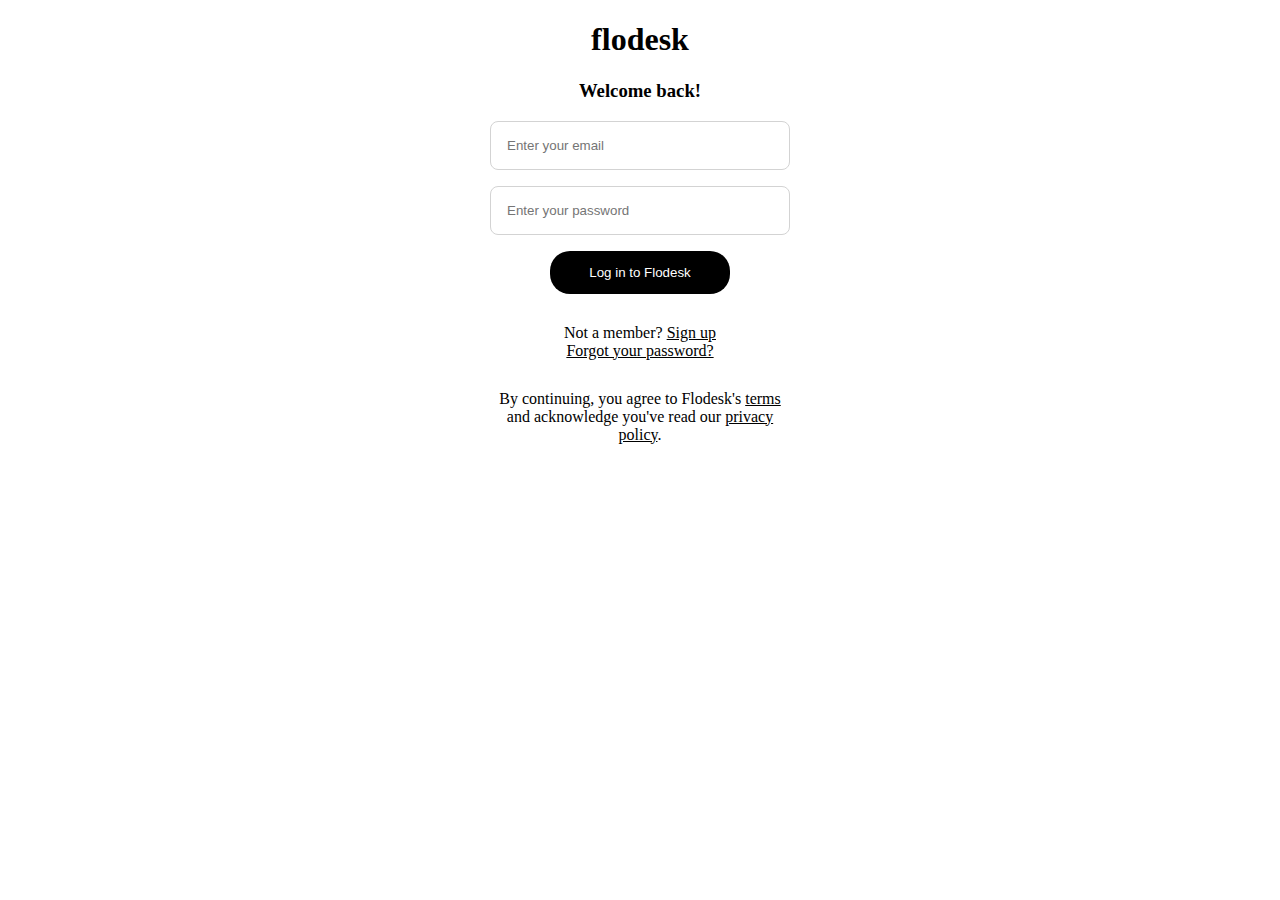
<file: flo-desk/index.html>
<!DOCTYPE html>
<html lang="en">
  <head>
    <meta charset="UTF-8" />
    <meta name="viewport" content="width=device-width, initial-scale=1.0" />
    <title>FLO_DESK</title>
    <link rel="stylesheet" href="style.css" />
  </head>
  <body>
    <div class="container center">
      <h1>flodesk</h1>
      <h3>Welcome back!</h3>
      <div class="input_section">
        <input type="text" placeholder="Enter your email" />
        <input type="text" placeholder="Enter your password" />
        <button class="btn">Log in to Flodesk</button>
      </div>
      <div class="footer_section">
        <p>
          Not a member? <a href="#">Sign up</a>
          <a href="#">Forgot your password?</a>
        </p>
      </div>
      <div class="disclaimer">
        By continuing, you agree to Flodesk's <a href="">terms</a> and
        acknowledge you've read our <a href="">privacy policy</a>.
      </div>
    </div>
  </body>
</html>
</file>
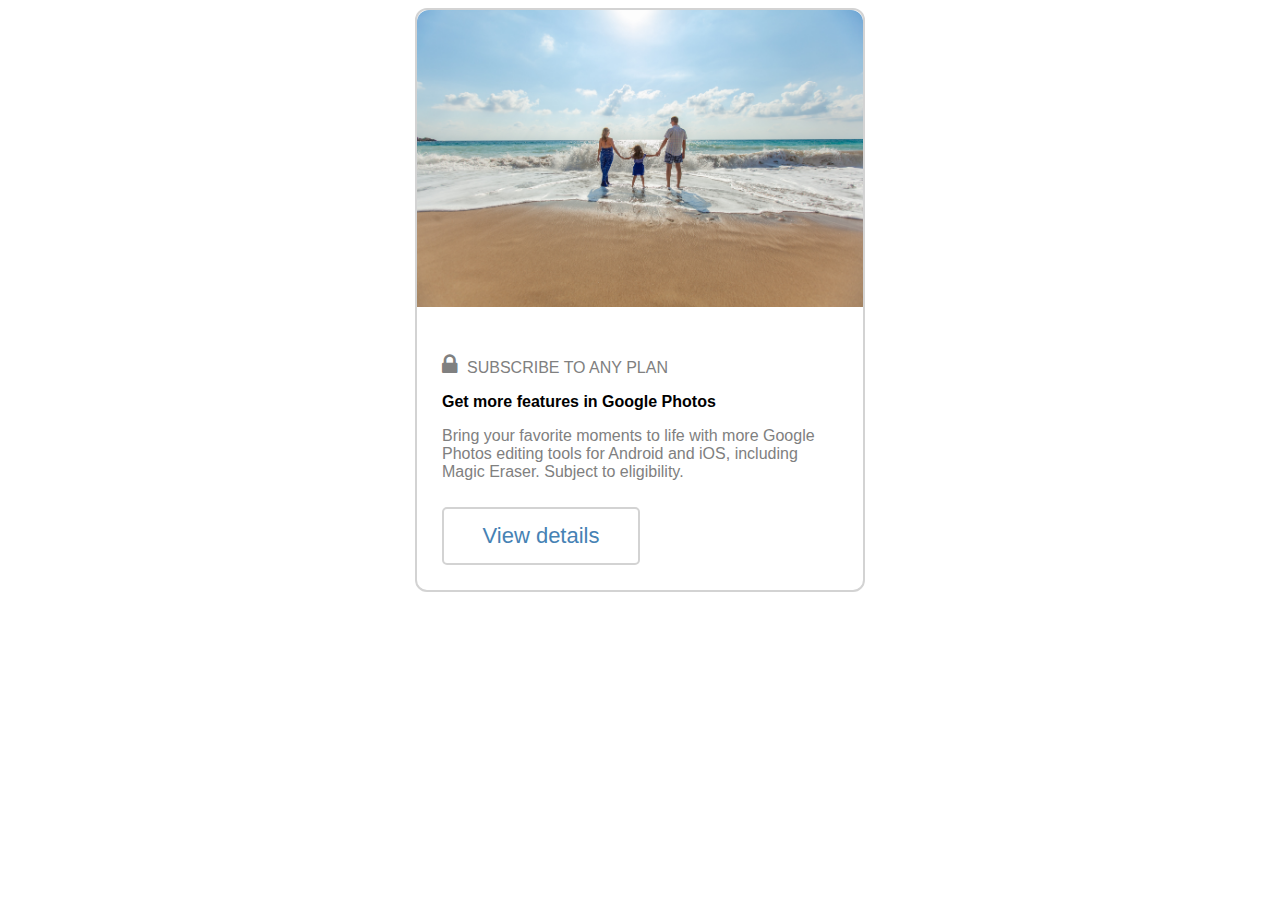
<file: google-pic-profile/index.html>
<!DOCTYPE html>
<html lang="en">
  <head>
    <meta charset="UTF-8" />
    <meta name="viewport" content="width=device-width, initial-scale=1.0" />
    <title>Photo Card</title>
    <link rel="stylesheet" href="style.css" />
    <link rel="stylesheet" href="https://cdnjs.cloudflare.com/ajax/libs/font-awesome/4.7.0/css/font-awesome.min.css">
  </head>
  <body>
    <div class="container">
      <img src="img.jpg" alt="family picture" />
      <div class="details">
        <p>
          <i
            class="fa fa-lock"
            style="font-size: 24px; color: grey; padding-right: 10px"
          ></i
          >SUBSCRIBE TO ANY PLAN
        </p>
        <h4>Get more features in Google Photos</h4>
        <p>
          Bring your favorite moments to life with more Google Photos editing
          tools for Android and iOS, including Magic Eraser. Subject to
          eligibility.
        </p>
        <button class="details_btn">View details</button>
      </div>
    </div>
  </body>
</html>
</file>
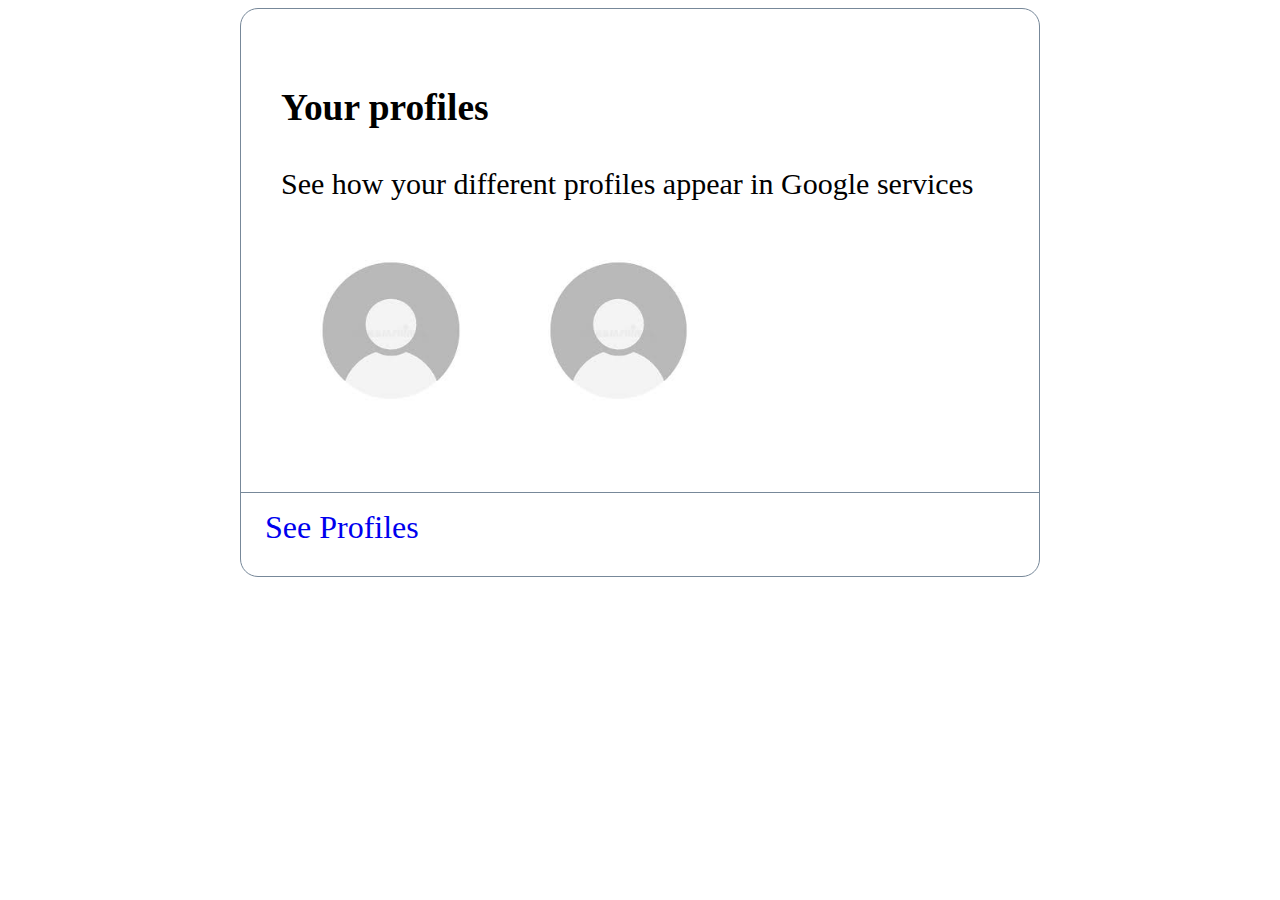
<file: profile/index.html>
<!DOCTYPE html>
<html lang="en">
  <head>
    <meta charset="UTF-8" />
    <meta name="viewport" content="width=device-width, initial-scale=1.0" />
    <link rel="stylesheet" href="style.css" />
    <title>Profiles</title>
  </head>
  <body>
    <div class="container">
      <div class="overall_padding">
        <div class="header_section">
          <h3>Your profiles</h3>
          <p class="sub-header">
            See how your different profiles appear in Google services
          </p>
        </div>
        <div class="img_section">
          <img src="profile_2.jpeg" alt="personal" />
          <img src="profile_2.jpeg" alt="guest" />
        </div>
      </div>
      <div class="profile_link">
        <a href="#">See Profiles</a>
      </div>
    </div>
  </body>
</html>
</file>
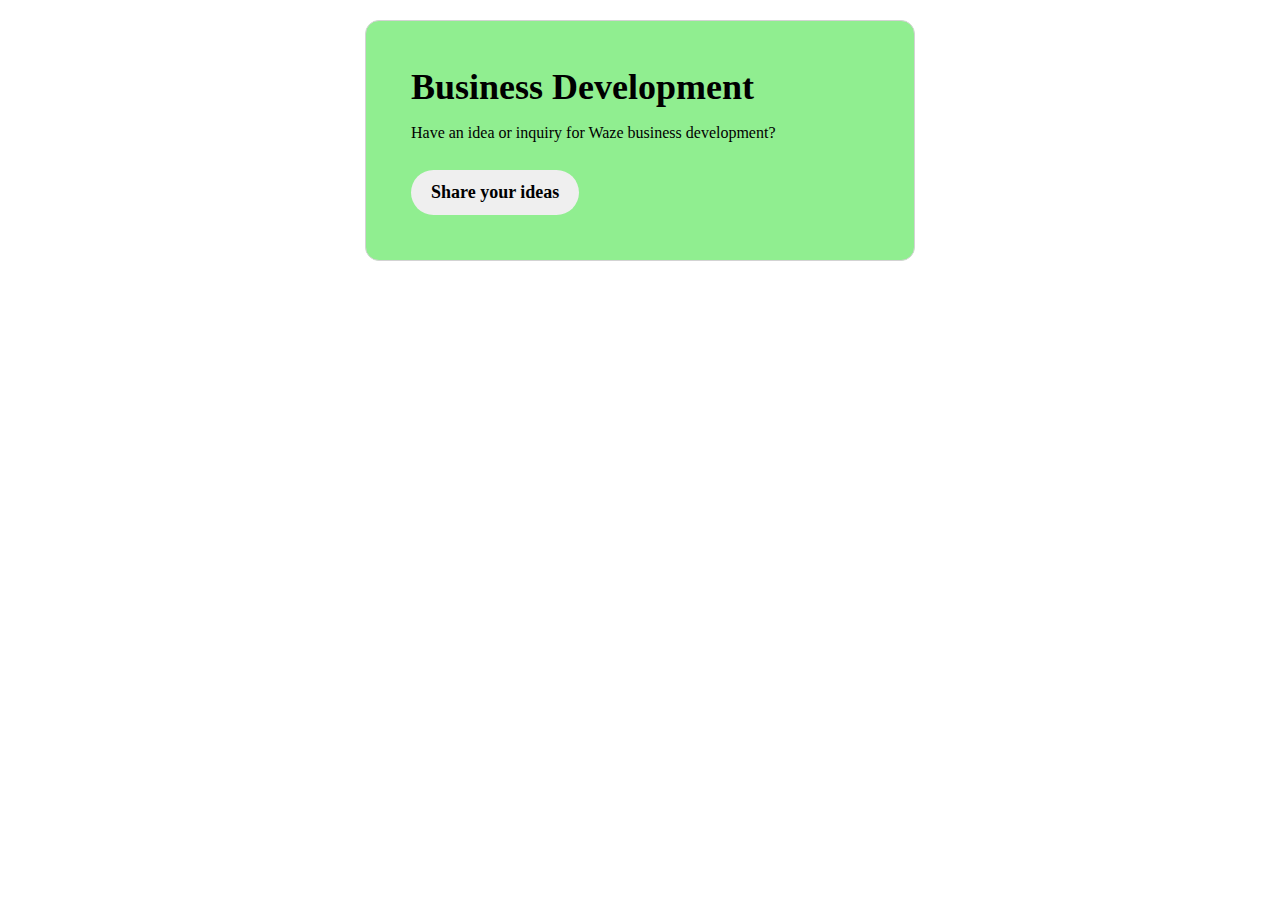
<file: Business development/business-dev.html>
<!DOCTYPE html>
<html lang="en">
<head>
    <meta charset="UTF-8">
    <meta name="viewport" content="width=device-width, initial-scale=1.0">
    <link rel="stylesheet" href="style.css">
    <title>Business Development</title>
</head>
<body>
    <div class="container">
        <h1>Business Development</h1>
        <p>Have an idea or inquiry for Waze business development?</p>
        <button class="share_button">Share your ideas</button>
    </div>
</body>
</html>
</file>
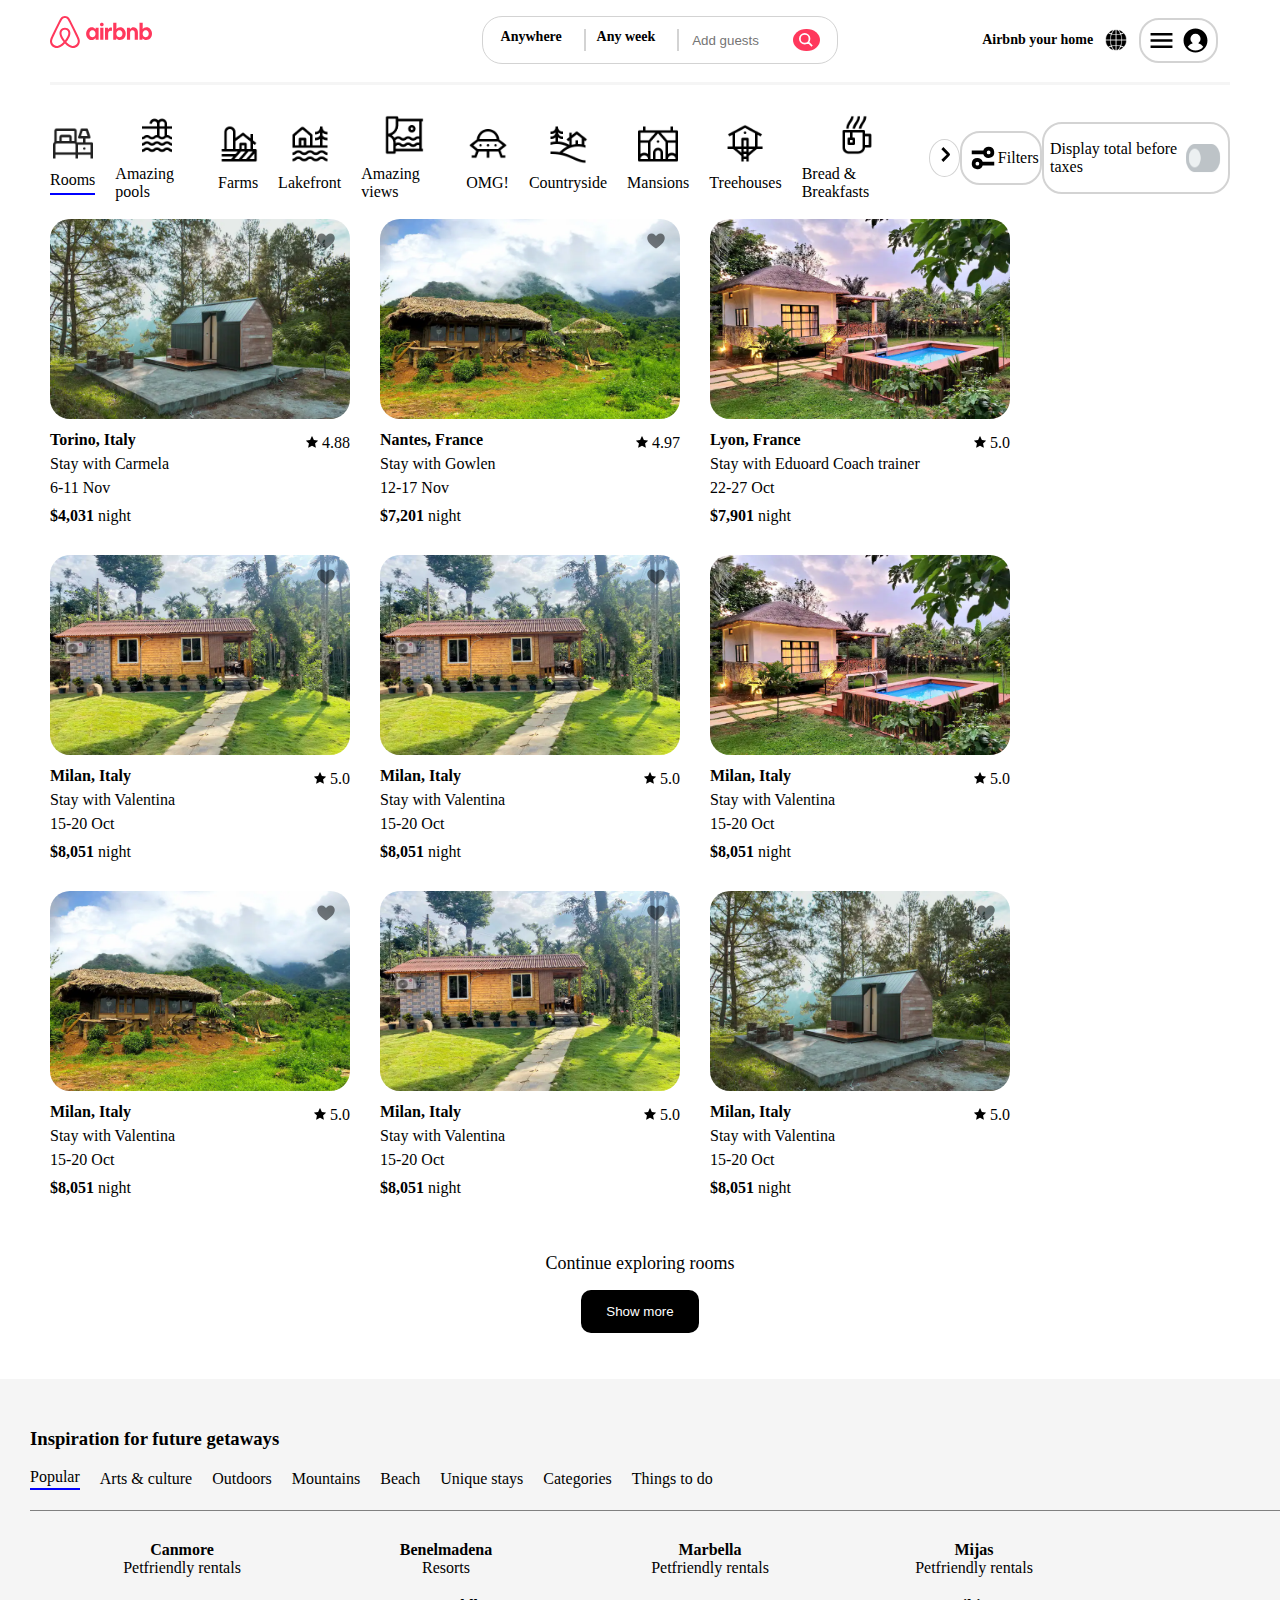
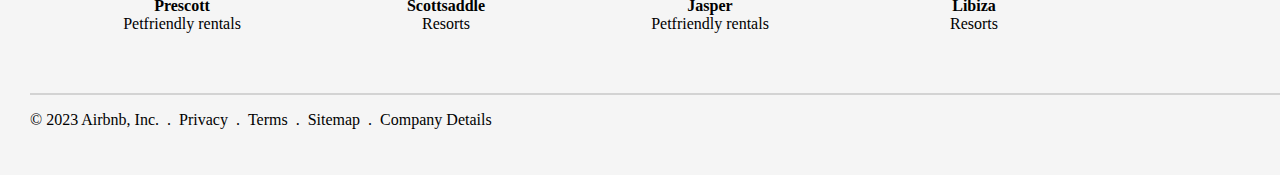
<file: CLONE-AIRBNB/main.html>
<!DOCTYPE html>
<html lang="en">
  <head>
    <meta charset="UTF-8" />
    <meta name="viewport" content="width=device-width, initial-scale=1.0" />
    <title>Holiday Homes & Apartment Rentals - Airbnb</title>
    <link rel="stylesheet" href="style.css" />
  </head>
  <body>
    <!-- NAV BAR -->
    <div style="background: white; padding: 16px 50px">
      <div class="nav_bar">
        <img src="images/logo.svg" alt="logo" height="35px" />
        <div class="filter">
          <a href="" class="border_right">Anywhere</a>
          <a href="" class="border_right">Any week</a>
          <input type="search" placeholder="Add guests" />
          <span>
            <img src="images/search.svg" alt="search" height="14px" />
          </span>
        </div>
        <div class="region">
          <a href="">Airbnb your home</a>
          <img src="images/world.png" alt="region" height="22px" />
          <div class="menu flex">
            <img src="images/hamburger-menu.svg" alt="menu" width="25px" />
            <img src="images/profile.svg" alt="profile" width="25px" />
          </div>
        </div>
      </div>

      <!-- Content -->
      <div class="container">
        <!-- menu bar -->
        <div class="menu_bar flex">
          <div class="flex text_img">
            <img src="images/rooms.jpeg" alt="rooms" />
            <p style="border-bottom: 2px solid blue; padding-bottom: 4px">
              Rooms
            </p>
          </div>
          <div class="flex text_img">
            <img src="images/amazingpools.jpeg" alt="pools" />
            <p>Amazing pools</p>
          </div>
          <div class="flex text_img">
            <img src="images/farms.jpeg" alt="farms" />
            <p>Farms</p>
          </div>
          <div class="flex text_img">
            <img src="images/lakefront.jpeg" alt="lakefront" />
            <p>Lakefront</p>
          </div>
          <div class="flex text_img">
            <img src="images/amazingviews.jpeg" alt="amazing views" />
            <p>Amazing views</p>
          </div>
          <div class="flex text_img">
            <img src="images/omg.jpeg" alt="omg" />
            <p>OMG!</p>
          </div>
          <div class="flex text_img">
            <img src="images/countryside.jpeg" alt="country side" />
            <p>Countryside</p>
          </div>
          <div class="flex text_img">
            <img src="images/mansions.jpeg" alt="mansions" />
            <p>Mansions</p>
          </div>
          <div class="flex text_img">
            <img src="images/treehouse.jpeg" alt="tree house" />
            <p>Treehouses</p>
          </div>
          <div class="flex text_img">
            <img src="images/bread.jpeg" alt="bread" />
            <p>Bread & Breakfasts</p>
          </div>
          <div class="right_section flex">
            <span>
              <img src="images/right_arrow.svg" alt="right arrow" />
            </span>

            <div class="main_filters flex">
              <img src="images/filter.svg" alt="filter" height="30px" />
              <p>Filters</p>
            </div>
            <div class="toggle flex">
              <p>Display total before taxes</p>
              <img
                src="images/toggle-button.png"
                alt="toggle"
                height="60px"
                width="22%"
              />
            </div>
          </div>
        </div>
        <!-- Cards -->
        <div class="cards_section flex">
          <div class="card">
            <div class="position">
              <div style="height: 200px">
                <img src="images/card1.webp" alt="bg_img" class="bg_img" />
              </div>
              <img
                src="images/heart.svg"
                alt="favorite icon"
                class="fav_icon"
              />
              <div class="city_rating flex">
                <p class="pb_6"><strong>Torino, Italy</strong></p>
                <span
                  ><img
                    src="images/start.svg"
                    alt="star"
                    height="20px"
                  />4.88</span
                >
              </div>
              <div class="pb_6">Stay with Carmela</div>
              <div class="pb_6">6-11 Nov</div>
              <div class="rate"><strong>$4,031</strong> night</div>
            </div>
          </div>
          <div class="card">
            <div class="position">
              <div style="height: 200px">
                <img src="images/card2.webp" alt="bg_img" class="bg_img" />
              </div>
              <img
                src="images/heart.svg"
                alt="favorite icon"
                class="fav_icon"
              />
              <div class="city_rating flex">
                <p class="pb_6"><strong>Nantes, France</strong></p>
                <span> <img src="images/start.svg" alt="star" />4.97 </span>
              </div>
              <div class="pb_6">Stay with Gowlen</div>
              <div class="pb_6">12-17 Nov</div>
              <div class="rate"><strong>$7,201</strong> night</div>
            </div>
          </div>
          <div class="card">
            <div class="position">
              <div style="height: 200px">
                <img src="images/card3.webp" alt="bg_img" class="bg_img" />
              </div>
              <img
                src="images/heart.svg"
                alt="favorite icon"
                class="fav_icon"
              />
              <div class="city_rating flex">
                <p class="pb_6"><strong>Lyon, France</strong></p>
                <span
                  ><img
                    src="images/start.svg"
                    alt="star"
                    height="20px"
                  />5.0</span
                >
              </div>
              <div class="pb_6">Stay with Eduoard Coach trainer</div>
              <div class="pb_6">22-27 Oct</div>
              <div class="rate"><strong>$7,901</strong> night</div>
            </div>
          </div>
          <div class="card">
            <div class="position">
              <div style="height: 200px">
                <img src="images/card4.webp" alt="bg_img" class="bg_img" />
              </div>
              <img
                src="images/heart.svg"
                alt="favorite icon"
                class="fav_icon"
              />
              <div class="city_rating flex">
                <p class="pb_6"><strong>Milan, Italy</strong></p>
                <span
                  ><img
                    src="images/start.svg"
                    alt="star"
                    height="20px"
                  />5.0</span
                >
              </div>
              <div class="pb_6">Stay with Valentina</div>
              <div class="pb_6">15-20 Oct</div>
              <div class="rate"><strong>$8,051</strong> night</div>
            </div>
          </div>
          <div class="card">
            <div class="position">
              <div style="height: 200px">
                <img src="images/card4.webp" alt="bg_img" class="bg_img" />
              </div>
              <img
                src="images/heart.svg"
                alt="favorite icon"
                class="fav_icon"
              />
              <div class="city_rating flex">
                <p class="pb_6"><strong>Milan, Italy</strong></p>
                <span
                  ><img
                    src="images/start.svg"
                    alt="star"
                    height="20px"
                  />5.0</span
                >
              </div>
              <div class="pb_6">Stay with Valentina</div>
              <div class="pb_6">15-20 Oct</div>
              <div class="rate"><strong>$8,051</strong> night</div>
            </div>
          </div>
          <div class="card">
            <div class="position">
              <div style="height: 200px">
                <img src="images/card3.webp" alt="bg_img" class="bg_img" />
              </div>
              <img
                src="images/heart.svg"
                alt="favorite icon"
                class="fav_icon"
              />
              <div class="city_rating flex">
                <p class="pb_6"><strong>Milan, Italy</strong></p>
                <span
                  ><img
                    src="images/start.svg"
                    alt="star"
                    height="20px"
                  />5.0</span
                >
              </div>
              <div class="pb_6">Stay with Valentina</div>
              <div class="pb_6">15-20 Oct</div>
              <div class="rate"><strong>$8,051</strong> night</div>
            </div>
          </div>
          <div class="card">
            <div class="position">
              <div style="height: 200px">
                <img src="images/card2.webp" alt="bg_img" class="bg_img" />
              </div>
              <img
                src="images/heart.svg"
                alt="favorite icon"
                class="fav_icon"
              />
              <div class="city_rating flex">
                <p class="pb_6"><strong>Milan, Italy</strong></p>
                <span
                  ><img
                    src="images/start.svg"
                    alt="star"
                    height="20px"
                  />5.0</span
                >
              </div>
              <div class="pb_6">Stay with Valentina</div>
              <div class="pb_6">15-20 Oct</div>
              <div class="rate"><strong>$8,051</strong> night</div>
            </div>
          </div>
          <div class="card">
            <div class="position">
              <div style="height: 200px">
                <img src="images/card4.webp" alt="bg_img" class="bg_img" />
              </div>
              <img
                src="images/heart.svg"
                alt="favorite icon"
                class="fav_icon"
              />
              <div class="city_rating flex">
                <p class="pb_6"><strong>Milan, Italy</strong></p>
                <span
                  ><img
                    src="images/start.svg"
                    alt="star"
                    height="20px"
                  />5.0</span
                >
              </div>
              <div class="pb_6">Stay with Valentina</div>
              <div class="pb_6">15-20 Oct</div>
              <div class="rate"><strong>$8,051</strong> night</div>
            </div>
          </div>
          <div class="card">
            <div class="position">
              <div style="height: 200px">
                <img src="images/card1.webp" alt="bg_img" class="bg_img" />
              </div>
              <img
                src="images/heart.svg"
                alt="favorite icon"
                class="fav_icon"
              />
              <div class="city_rating flex">
                <p class="pb_6"><strong>Milan, Italy</strong></p>
                <span
                  ><img
                    src="images/start.svg"
                    alt="star"
                    height="20px"
                  />5.0</span
                >
              </div>
              <div class="pb_6">Stay with Valentina</div>
              <div class="pb_6">15-20 Oct</div>
              <div class="rate"><strong>$8,051</strong> night</div>
            </div>
          </div>
        </div>
        <div class="show_more flex">
          <p>Continue exploring rooms</p>
          <button class="shw_btn">Show more</button>
        </div>
      </div>
    </div>
    <div class="inspiration">
      <h3>Inspiration for future getaways</h3>
      <div class="list flex">
        <div style="border-bottom: 2px solid blue; padding-bottom: 2px">
          Popular
        </div>
        <div>Arts & culture</div>
        <div>Outdoors</div>
        <div>Mountains</div>
        <div>Beach</div>
        <div>Unique stays</div>
        <div>Categories</div>
        <div>Things to do</div>
      </div>
      <div class="resorts flex">
        <div style="width: 20%">
          <div class="flex" style="flex-direction: column">
            <strong>Canmore</strong>Petfriendly rentals
          </div>
        </div>
        <div style="width: 20%">
          <div class="flex" style="flex-direction: column">
            <strong>Benelmadena</strong>Resorts
          </div>
        </div>
        <div style="width: 20%">
          <div class="flex" style="flex-direction: column">
            <strong>Marbella</strong>Petfriendly rentals
          </div>
        </div>
        <div style="width: 20%">
          <div class="flex" style="flex-direction: column">
            <strong>Mijas</strong>Petfriendly rentals
          </div>
        </div>
        <div style="width: 20%">
          <div class="flex" style="flex-direction: column">
            <strong>Prescott</strong>Petfriendly rentals
          </div>
        </div>
        <div style="width: 20%">
          <div class="flex" style="flex-direction: column">
            <strong>Scottsaddle</strong>Resorts
          </div>
        </div>
        <div style="width: 20%">
          <div class="flex" style="flex-direction: column">
            <strong>Jasper</strong>Petfriendly rentals
          </div>
        </div>
        <div style="width: 20%">
          <div class="flex" style="flex-direction: column">
            <strong>Libiza</strong>Resorts
          </div>
        </div>
      </div>
      <div class="footer flex">
        <div>© 2023 Airbnb, Inc.</div>
        <div class="footer_items flex">
          <span class="pl_8">.</span>
          <p>Privacy</p>
          <span class="pl_8">.</span>
          <p>Terms</p>
          <span class="pl_8">.</span>
          <p>Sitemap</p>
          <span class="pl_8">.</span>
          <p>Company Details</p>
        </div>
      </div>
    </div>
  </body>
</html>
</file>
<file: flo-desk/style.css>
.container {
  width: 300px;
  margin: 0 auto;
  text-align: center;
}
input {
  width: 100%;
  box-sizing: border-box;
  margin-bottom: 16px;
  padding: 16px;
  border: 1px solid lightgrey;
  border-radius: 8px;
}
.btn {
  width: 60%;
  background: black;
  color: white;
  padding: 14px;
  border: none;
  border-radius: 20px;
  cursor: pointer;
}
.footer_section p {
  width: 65%;
  margin: 30px auto;
}
.disclaimer a,
.footer_section a {
  color: black;
}
</file>
<file: google-pic-profile/style.css>
.container {
  width: 450px;
  box-sizing: border-box;
  border: 2px solid lightgrey;
  border-radius: 12px;
  margin: 0 auto;
  font-family: "Gill Sans", "Gill Sans MT", Calibri, "Trebuchet MS", sans-serif;
}
img {
  width: 100%;
  border-top-left-radius: 12px;
  border-top-right-radius: 12px;
}
h4 {
  margin: 0;
}
.details {
  padding: 25px;
}
.details p {
  color: grey;
}
.details_btn {
  width: 50%;
  padding: 14px;
  border: 2px solid lightgray;
  border-radius: 5px;
  background: white;
  font-size: 22px;
  font-style: bold;
  color:steelblue;
  cursor: pointer;
  margin-top: 10px; 
}
</file>
<file: profile/style.css>
.container {
  width: 800px;
  border: 1px solid lightslategray;
  border-radius: 18px;
  font: normal 32px "Lucida Sans";
  box-sizing: border-box;
  margin: 0 auto;
}
.overall_padding {
  padding: 40px;
}
.header_section {
  font-size: 32px;
  font-family: Georgia, "Times New Roman", Times, serif;
}
.sub-header{
  font-size: 30px;
}
.img_section img {
  width: 25%;
  padding: 10px 20px;
}
.profile_link {
  padding: 16px 24px;
  margin: 14px auto;
  border-top: 1px solid lightslategray;
}
.profile_link a {
  text-decoration: none;
}
</file>
<file: Business development/style.css>
.container {
  width: 550px;
  padding: 45px;
  border: 1px solid lightgrey;
  border-radius: 14px;
  background: lightgreen;
  margin: 20px auto;
  box-sizing: border-box;
}

h1 {
  font: bold 36px "Verdana";
  margin: 0;
}

.share_button {
  margin-top: 12px;
  font: bold 18px "Verdana";
  padding: 12px 20px;
  border-radius: 26px;
  border: none;
}
</file>
<file: CLONE-AIRBNB/style.css>
body {
  margin: 0;
  box-sizing: border-box;
}

.flex {
  display: flex;
  align-items: center;
}
.border_right {
  border-right: 2px solid lightgrey;
}
/* nav bar */
.nav_bar {
  display: flex;
  justify-content: space-between;
  margin: 0;
  padding-bottom: 18px;
  border-bottom: 3px solid whitesmoke;
  /* position: fixed; */
}

/* filter */
.filter {
  /* gap: 12px; */
  width: 330px;
  border: 1px solid lightgrey;
  border-radius: 20px;
  color: black;
  font: bold 14px "Sans-serif";
  justify-content: space-around;
  padding: 12px;
  display: flex;
}
.filter a {
  text-decoration: none;
  /* padding: 0px 16px; */
  padding-right: 22px;
  color: black;
}
.filter input {
  border: none;
  width: 28%;
}
.filter span {
  background-color: #ff385c;
  width: 8%;
  border-radius: 50%;
  height: 22px;
}
.filter img {
  padding-left: 6px;
  padding-top: 4px;
  cursor: pointer;
}

/* Language / Region */
.region {
  width: 22%;
  display: flex;
  justify-content: space-evenly;
  align-items: center;
}
.region a {
  text-decoration: none;
  color: black;
  font: bold 14px "Sans-serif";
}
.region a:hover {
  padding: 10px;
  border: 1px solid lightgray;
  border-radius: 20px;
}
.menu {
  border: 2px solid lightgrey;
  border-radius: 20px;
  padding: 8px;
  justify-content: space-between;
  width: 23%;
}

/* container */
.container {
  padding-top: 30px;
}
.text_img {
  justify-content: space-evenly;
  flex-direction: column;
}
.menu_bar {
  justify-content: flex-start;
  gap: 20px;
  height: auto;
  background: white;
  padding-bottom: 18px;
  /* position: sticky; */
  top: 10px;
  /* z-index: 20; */
}
.text_img img {
  height: 40px;
}
.text_img p {
  margin: 0;
  padding-top: 10px;
}

/* right section */
.right_section {
  width: 30%;
  justify-content: space-between;
}
.right_section span {
  height: 24px;
  width: 22px;
  padding: 6px;
  border: 1px solid lightgrey;
  border-radius: 50%;
}
.main_filters {
  width: 22%;
  justify-content: space-around;
  padding: 0 6px;
  border: 2px solid lightgrey;
  border-radius: 20px;
}
.toggle {
  justify-content: space-around;
  padding: 0 6px;
  border: 2px solid lightgrey;
  border-radius: 20px;
}

/* Cards */
.cards_section {
  justify-content: flex-start;
  gap: 30px;
  flex-wrap: wrap;
}
.card {
  width: 300px;
  /* border: 2px solid lightgray; */
  /* border-radius: 20px; */
}
.position {
  position: relative;
}
.position .bg_img {
  width: 100%;
  height: 100%;
  border-radius: 20px;
}
.fav_icon {
  position: absolute;
  right: 14px;
  top: 12px;
  height: 20px;
}
.pb_6 {
  padding-bottom: 6px;
}
.city_rating {
  justify-content: space-between;
  padding-top: 12px;
}
.city_rating p {
  margin: 0;
}
.city_rating img {
  height: 12px;
  padding-right: 4px;
}
.rate {
  padding-top: 4px;
}
.show_more {
  display: flex;
  justify-content: center;
  flex-direction: column;
  margin-top: 56px;
}
.show_more p {
  margin: 0;
  font-style: bold;
  font-size: 18px;
}
.shw_btn {
  margin-top: 16px;
  border: none;
  width: 10%;
  border-radius: 10px;
  padding: 14px 24px;
  background: black;
  color: white;
}
.inspiration {
  padding: 30px;
  background: whitesmoke;
  width: 100%;
  margin-top: 30px;
}
.resorts {
  padding: 30px;
  justify-content: flex-start;
  flex-wrap: wrap;
  gap: 20px;
  margin-bottom: 30px;
}
.list {
  text-align: left;
  justify-content: flex-start;
  gap: 20px;
  padding-bottom: 20px;
  border-bottom: 1px solid grey;
}
.footer {
  border-top: 2px solid lightgrey;
}
.pl_8 {
  padding-left: 8px;
  padding-right: 8px;
}

@media screen and (max-width: 1024px) {
  body {
    width: 100%;
  }
  .nav_bar {
    justify-content: center;
    margin-left: 15%;
  }
  .cards_section {
    gap: 12px;
  }
  .menu_bar {
    justify-content: center;
  }
  .region,
  .filter,
  .text_img,
  .right_section span,
  .right_section .main_filters {
    display: none;
  }
  .shw_btn{
    width: 40%;
  }
  .inspiration{
    width: 83%;
  }
  .list{
    display: none;
  }
  .resorts{
    width: 100%;
  }
}
@media screen and (max-width: 768px) {
  .nav_bar {
    margin-left: 24%;
    width: 75%;
  }
}
@media screen and (max-width: 425px) {
  .resorts div{
    width: 60%;
  }
}
</file>
